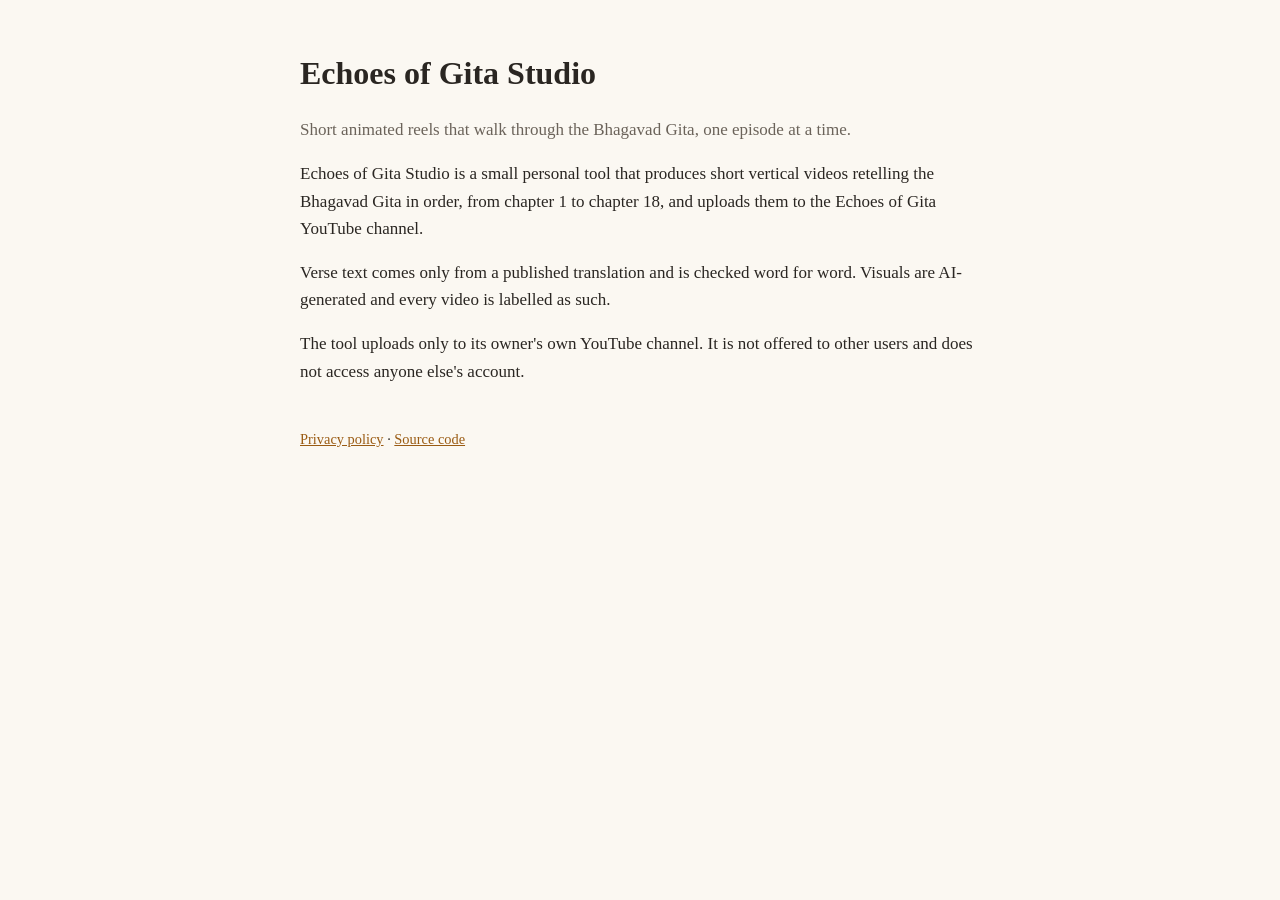
<file: index.html>
<!doctype html>
<html lang="en"><head><meta charset="utf-8"><meta name="viewport" content="width=device-width,initial-scale=1">
<title>Echoes of Gita Studio</title><link rel="stylesheet" href="style.css"></head>
<body><main>
<h1>Echoes of Gita Studio</h1>
<p class="muted">Short animated reels that walk through the Bhagavad Gita, one episode at a time.</p>
<p>Echoes of Gita Studio is a small personal tool that produces short vertical videos retelling the Bhagavad Gita in order, from chapter 1 to chapter 18, and uploads them to the Echoes of Gita YouTube channel.</p>
<p>Verse text comes only from a published translation and is checked word for word. Visuals are AI-generated and every video is labelled as such.</p>
<p>The tool uploads only to its owner's own YouTube channel. It is not offered to other users and does not access anyone else's account.</p>
<footer><a href="privacy.html">Privacy policy</a> · <a href="https://github.com/prabiewabbie/EDITH-RESP-TEST">Source code</a></footer>
</main></body></html>
</file>
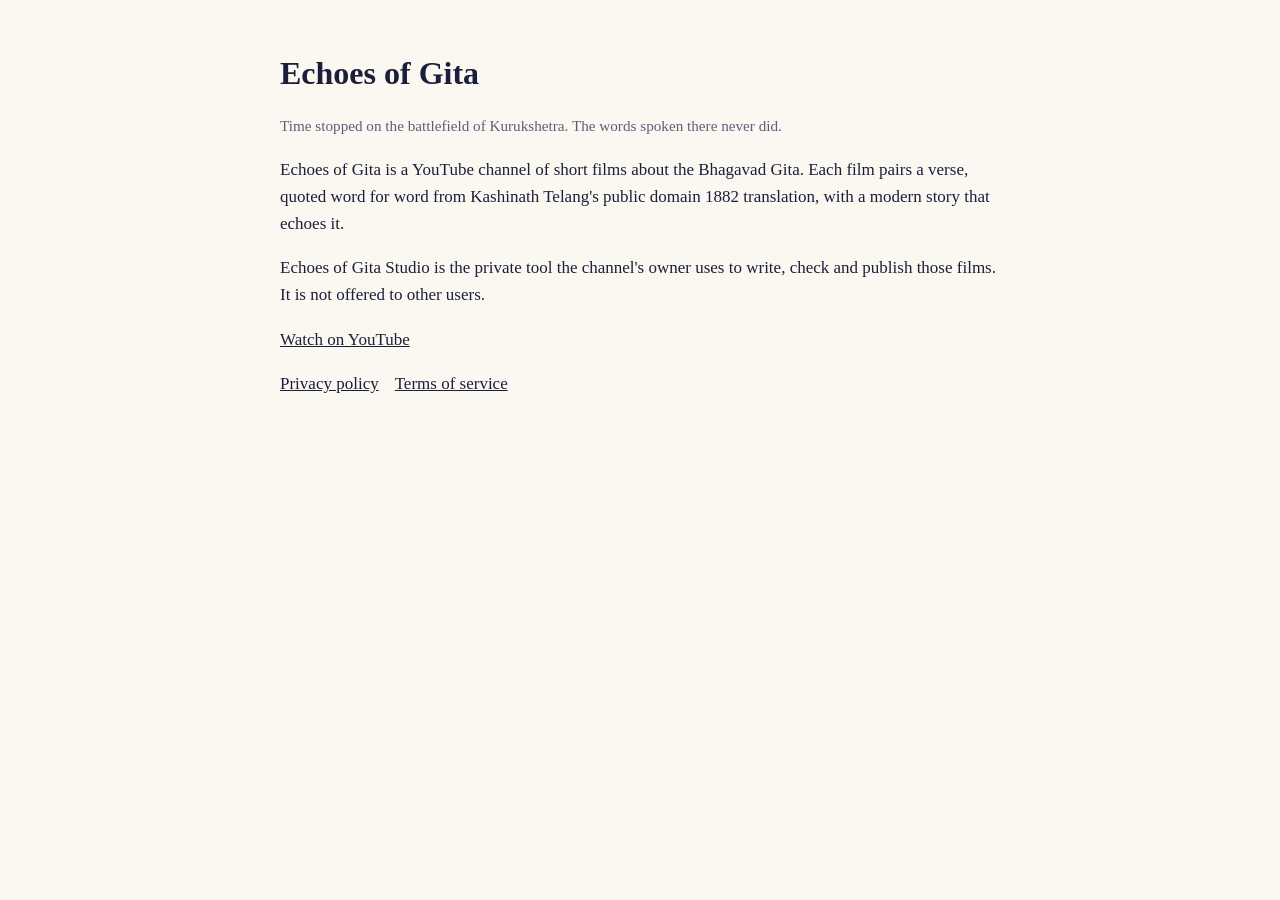
<file: docs/index.html>
<!doctype html>
<html lang="en">
<head>
<meta charset="utf-8"><meta name="viewport" content="width=device-width, initial-scale=1">
<title>Echoes of Gita</title>
<link rel="stylesheet" href="style.css">
</head>
<body><main>
<h1>Echoes of Gita</h1>
<p class="muted">Time stopped on the battlefield of Kurukshetra. The words spoken there never did.</p>
<p>Echoes of Gita is a YouTube channel of short films about the Bhagavad Gita. Each film pairs a verse,
quoted word for word from Kashinath Telang's public domain 1882 translation, with a modern story that echoes it.</p>
<p>Echoes of Gita Studio is the private tool the channel's owner uses to write, check and publish those films.
It is not offered to other users.</p>
<p><a href="https://www.youtube.com/@GitasEchoes">Watch on YouTube</a></p>
<nav><a href="privacy.html">Privacy policy</a><a href="terms.html">Terms of service</a></nav>
</main></body>
</html>
</file>
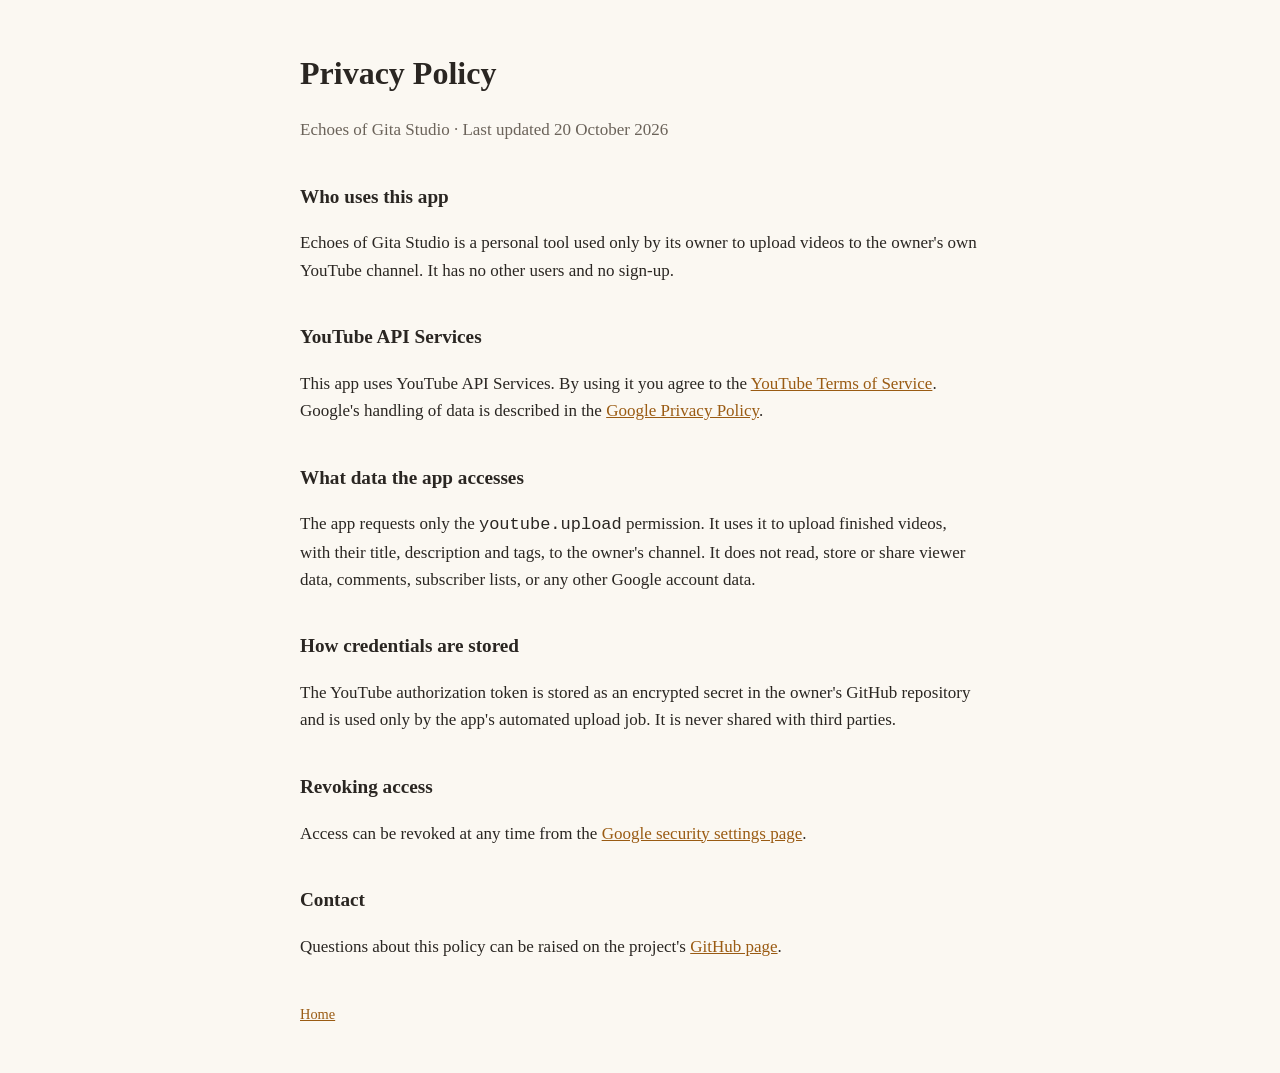
<file: privacy.html>
<!doctype html>
<html lang="en"><head><meta charset="utf-8"><meta name="viewport" content="width=device-width,initial-scale=1">
<title>Privacy Policy</title><link rel="stylesheet" href="style.css"></head>
<body><main>
<h1>Privacy Policy</h1>
<p class="muted">Echoes of Gita Studio · Last updated 20 October 2026</p>

<h2>Who uses this app</h2>
<p>Echoes of Gita Studio is a personal tool used only by its owner to upload videos to the owner's own YouTube channel. It has no other users and no sign-up.</p>

<h2>YouTube API Services</h2>
<p>This app uses YouTube API Services. By using it you agree to the <a href="https://www.youtube.com/t/terms">YouTube Terms of Service</a>. Google's handling of data is described in the <a href="https://policies.google.com/privacy">Google Privacy Policy</a>.</p>

<h2>What data the app accesses</h2>
<p>The app requests only the <code>youtube.upload</code> permission. It uses it to upload finished videos, with their title, description and tags, to the owner's channel. It does not read, store or share viewer data, comments, subscriber lists, or any other Google account data.</p>

<h2>How credentials are stored</h2>
<p>The YouTube authorization token is stored as an encrypted secret in the owner's GitHub repository and is used only by the app's automated upload job. It is never shared with third parties.</p>

<h2>Revoking access</h2>
<p>Access can be revoked at any time from the <a href="https://myaccount.google.com/permissions">Google security settings page</a>.</p>

<h2>Contact</h2>
<p>Questions about this policy can be raised on the project's <a href="https://github.com/prabiewabbie/EDITH-RESP-TEST/issues">GitHub page</a>.</p>
<footer><a href="index.html">Home</a></footer>
</main></body></html>
</file>
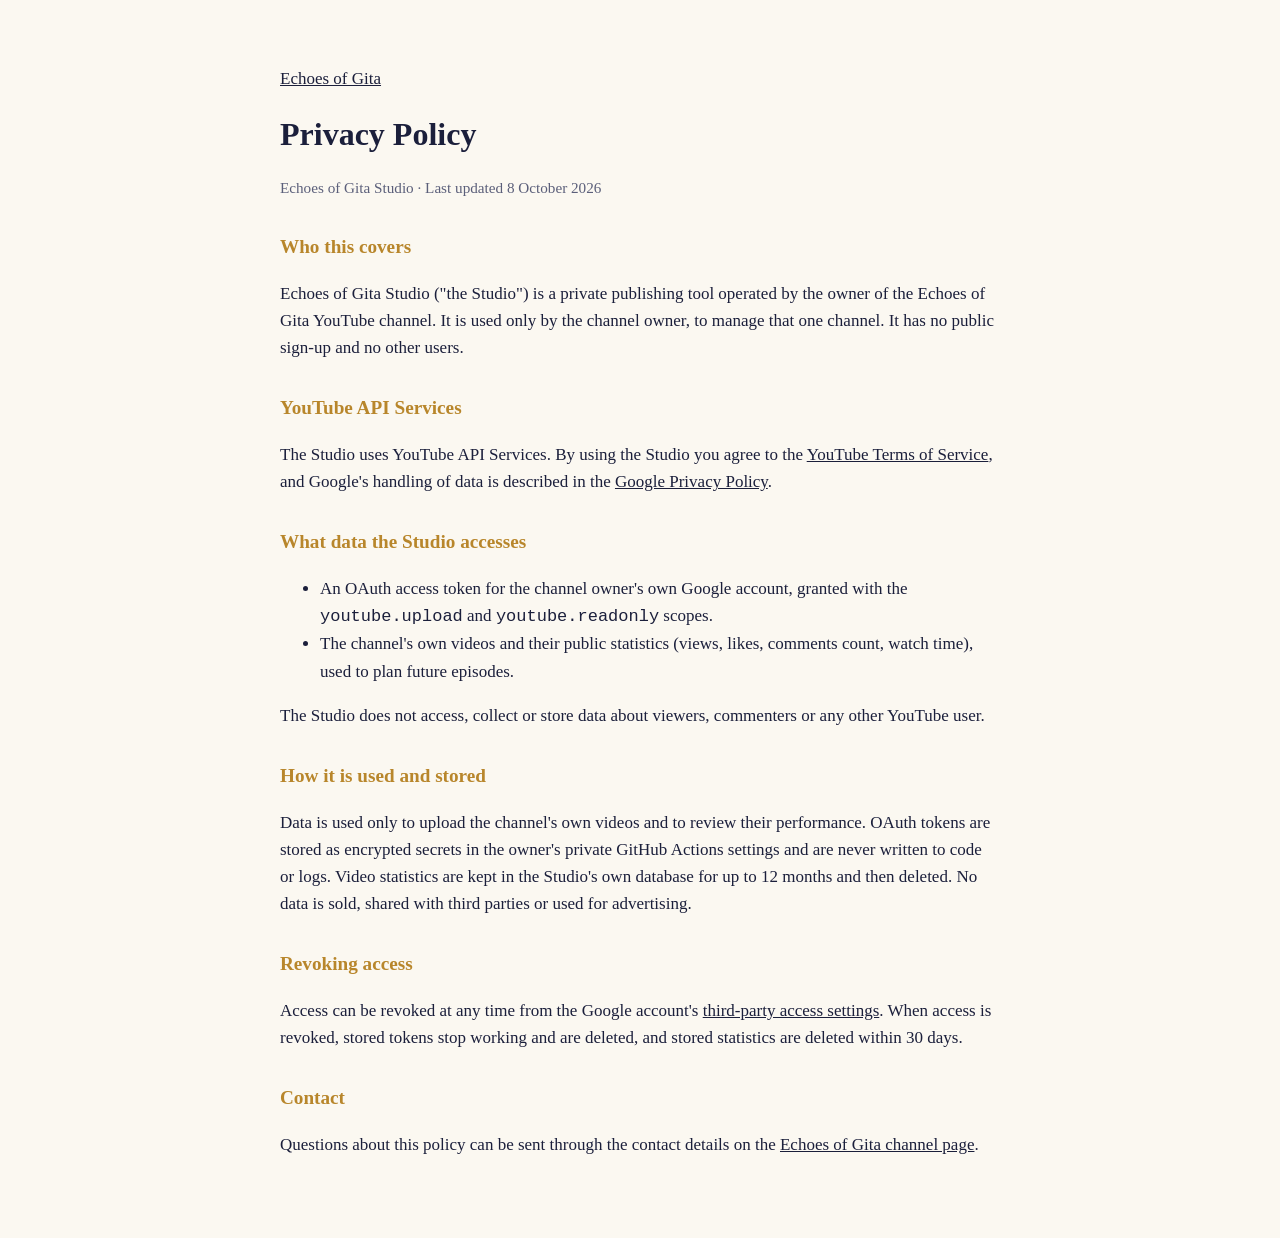
<file: docs/privacy.html>
<!doctype html>
<html lang="en">
<head>
<meta charset="utf-8"><meta name="viewport" content="width=device-width, initial-scale=1">
<title>Privacy Policy</title>
<link rel="stylesheet" href="style.css">
</head>
<body><main>
<p><a href="index.html">Echoes of Gita</a></p>
<h1>Privacy Policy</h1>
<p class="muted">Echoes of Gita Studio · Last updated 8 October 2026</p>

<h2>Who this covers</h2>
<p>Echoes of Gita Studio ("the Studio") is a private publishing tool operated by the owner of the
Echoes of Gita YouTube channel. It is used only by the channel owner, to manage that one channel.
It has no public sign-up and no other users.</p>

<h2>YouTube API Services</h2>
<p>The Studio uses YouTube API Services. By using the Studio you agree to the
<a href="https://www.youtube.com/t/terms">YouTube Terms of Service</a>, and Google's handling of data is
described in the <a href="https://policies.google.com/privacy">Google Privacy Policy</a>.</p>

<h2>What data the Studio accesses</h2>
<ul>
<li>An OAuth access token for the channel owner's own Google account, granted with the
<code>youtube.upload</code> and <code>youtube.readonly</code> scopes.</li>
<li>The channel's own videos and their public statistics (views, likes, comments count, watch time),
used to plan future episodes.</li>
</ul>
<p>The Studio does not access, collect or store data about viewers, commenters or any other YouTube user.</p>

<h2>How it is used and stored</h2>
<p>Data is used only to upload the channel's own videos and to review their performance.
OAuth tokens are stored as encrypted secrets in the owner's private GitHub Actions settings and are never
written to code or logs. Video statistics are kept in the Studio's own database for up to 12 months and then deleted.
No data is sold, shared with third parties or used for advertising.</p>

<h2>Revoking access</h2>
<p>Access can be revoked at any time from the Google account's
<a href="https://myaccount.google.com/permissions">third-party access settings</a>.
When access is revoked, stored tokens stop working and are deleted, and stored statistics are deleted within 30 days.</p>

<h2>Contact</h2>
<p>Questions about this policy can be sent through the contact details on the
<a href="https://www.youtube.com/@GitasEchoes/about">Echoes of Gita channel page</a>.</p>
</main></body>
</html>
</file>
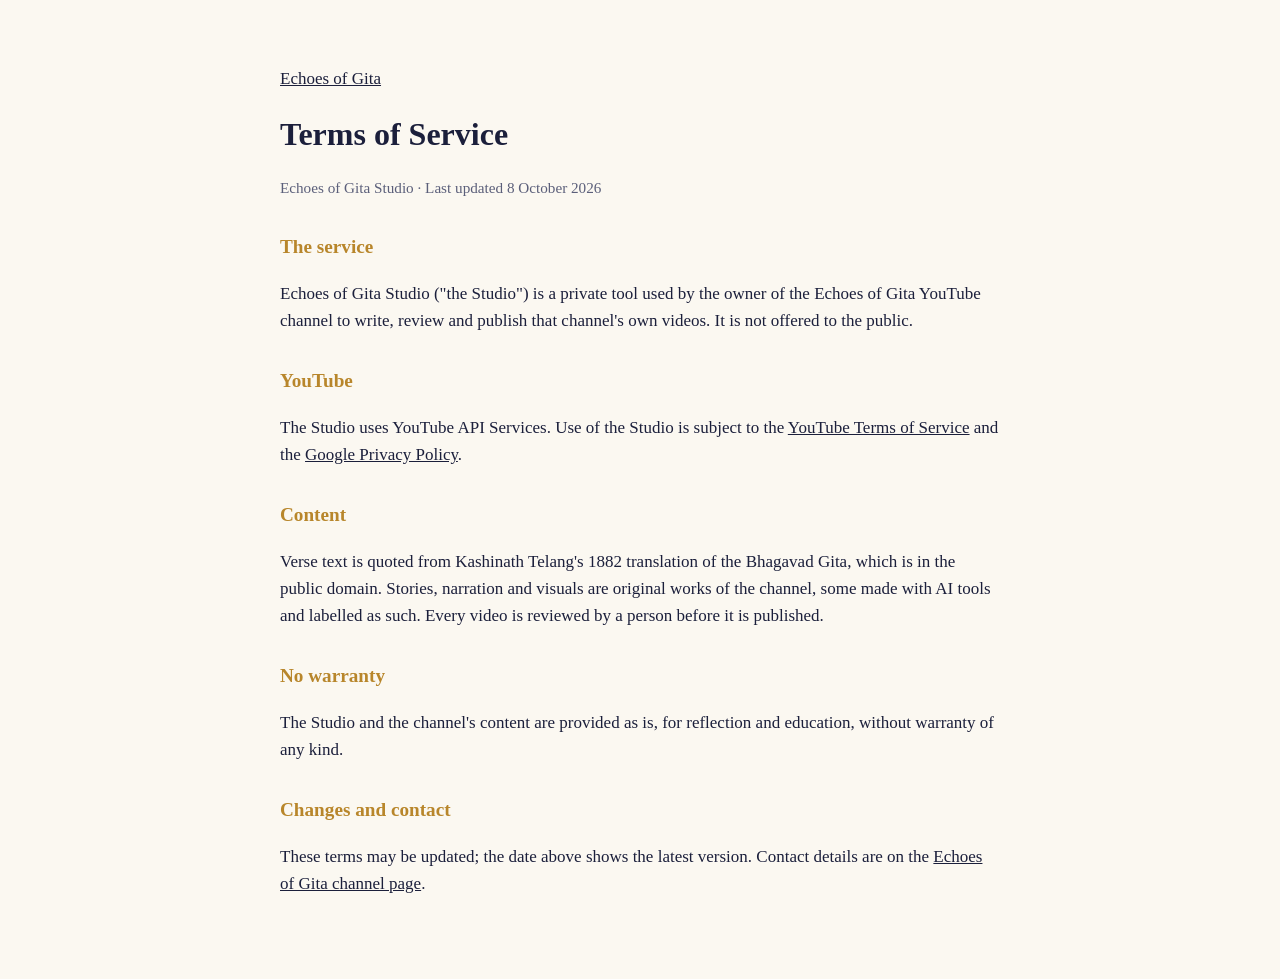
<file: docs/terms.html>
<!doctype html>
<html lang="en">
<head>
<meta charset="utf-8"><meta name="viewport" content="width=device-width, initial-scale=1">
<title>Terms of Service</title>
<link rel="stylesheet" href="style.css">
</head>
<body><main>
<p><a href="index.html">Echoes of Gita</a></p>
<h1>Terms of Service</h1>
<p class="muted">Echoes of Gita Studio · Last updated 8 October 2026</p>

<h2>The service</h2>
<p>Echoes of Gita Studio ("the Studio") is a private tool used by the owner of the Echoes of Gita
YouTube channel to write, review and publish that channel's own videos. It is not offered to the public.</p>

<h2>YouTube</h2>
<p>The Studio uses YouTube API Services. Use of the Studio is subject to the
<a href="https://www.youtube.com/t/terms">YouTube Terms of Service</a> and the
<a href="https://policies.google.com/privacy">Google Privacy Policy</a>.</p>

<h2>Content</h2>
<p>Verse text is quoted from Kashinath Telang's 1882 translation of the Bhagavad Gita, which is in the public domain.
Stories, narration and visuals are original works of the channel, some made with AI tools and labelled as such.
Every video is reviewed by a person before it is published.</p>

<h2>No warranty</h2>
<p>The Studio and the channel's content are provided as is, for reflection and education, without warranty of any kind.</p>

<h2>Changes and contact</h2>
<p>These terms may be updated; the date above shows the latest version. Contact details are on the
<a href="https://www.youtube.com/@GitasEchoes/about">Echoes of Gita channel page</a>.</p>
</main></body>
</html>
</file>
<file: style.css>
:root{--bg:#fbf8f2;--fg:#2a2622;--muted:#6b635a;--accent:#9a5b13}
@media (prefers-color-scheme:dark){:root{--bg:#191714;--fg:#ece6dc;--muted:#a59c90;--accent:#e0a35a}}
body{margin:0;background:var(--bg);color:var(--fg);font:17px/1.6 Georgia,serif}
main{max-width:680px;margin:0 auto;padding:48px 16px}
h1{font-size:2rem;margin:0 0 .25em}h2{font-size:1.2rem;margin-top:2em}
a{color:var(--accent)}.muted{color:var(--muted)}footer{margin-top:3em;font-size:.9rem}
</file>
<file: docs/style.css>
:root { --ink: #1b1f3b; --gold: #b8862b; --bg: #fbf8f1; }
body { margin: 0; background: var(--bg); color: var(--ink); font: 17px/1.6 Georgia, "Times New Roman", serif; }
main { max-width: 720px; margin: 0 auto; padding: 48px 16px 64px; }
h1 { font-size: 2rem; margin: 0 0 4px; }
h2 { font-size: 1.2rem; margin-top: 2rem; color: var(--gold); }
a { color: var(--ink); }
.muted { color: #5b5f7a; font-size: .95rem; }
nav a { margin-right: 16px; }
</file>
